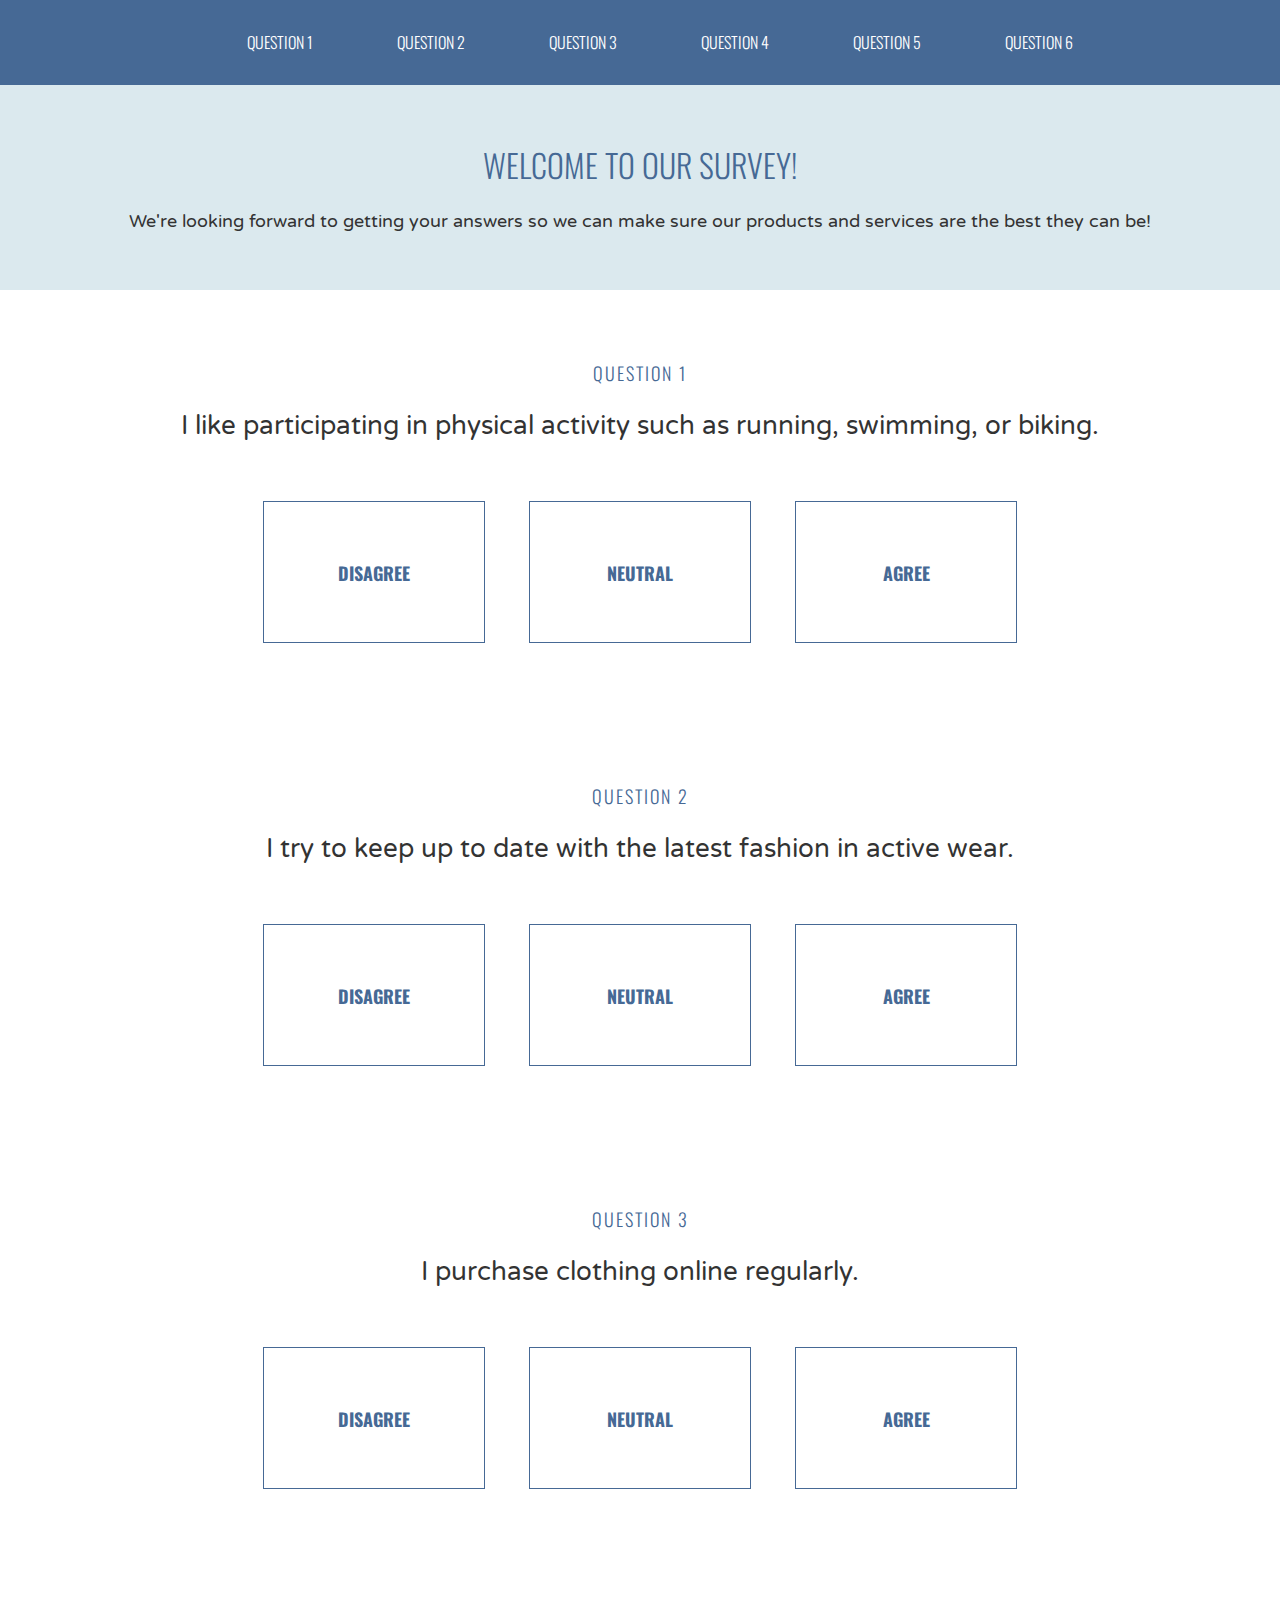
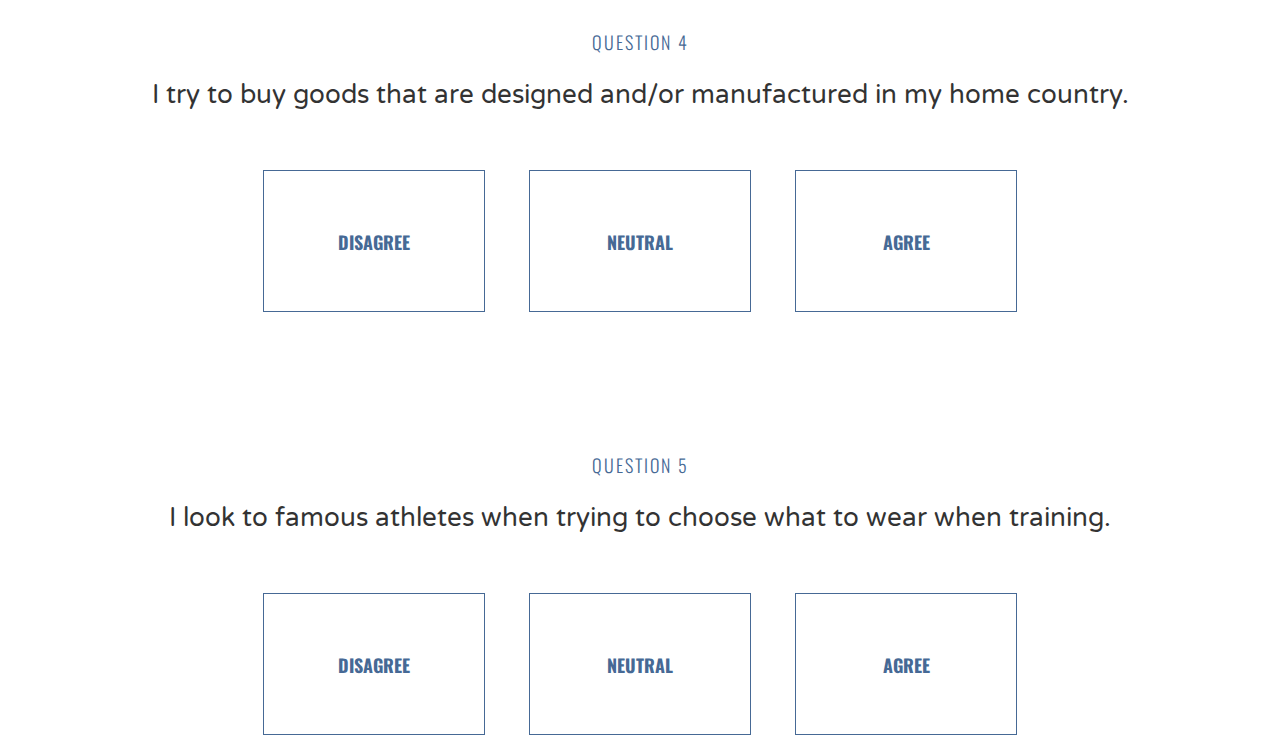
<file: pagelayout/index.html>
<!DOCTYPE html>
<html>
<head>
  <title>Please Participate in Our Survey!</title>
  <link href="https://fonts.googleapis.com/css?family=Oswald:300,700|Varela+Round" rel="stylesheet">
  <link rel="stylesheet" type="text/css" href="style.css">
</head>
<body>

  <div class="header">
    <ul>
      <li>Question 1</li>
      <li>Question 2</li>
      <li>Question 3</li>
      <li>Question 4</li>
      <li>Question 5</li>
      <li>Question 6</li>
    </ul>
  </div>

  <div class="welcome">
    <h1>Welcome to our survey!</h1>
    <p>We're looking forward to getting your answers so we can make sure our products and services are the best they can be!</p>
  </div>

  <div class="question">
    <h4>Question 1</h4>
    <h2>I like participating in physical activity such as running, swimming, or biking.</h2>

    <div class="answer">
      <h3>Disagree</h3>
    </div>

    <div class="answer">
      <h3>Neutral</h3>
    </div>

    <div class="answer">
      <h3>Agree</h3>
    </div>
  </div>

  <div class="question">
    <h4>Question 2</h4>
    <h2>I try to keep up to date with the latest fashion in active wear.</h2>

    <div class="answer">
      <h3>Disagree</h3>
    </div>

    <div class="answer">
      <h3>Neutral</h3>
    </div>

    <div class="answer">
      <h3>Agree</h3>
    </div>
  </div>

  <div class="question">
    <h4>Question 3</h4>
    <h2>I purchase clothing online regularly.</h2>

    <div class="answer">
      <h3>Disagree</h3>
    </div>

    <div class="answer">
      <h3>Neutral</h3>
    </div>

    <div class="answer">
      <h3>Agree</h3>
    </div>
  </div>

  <div class="question">
    <h4>Question 4</h4>
    <h2>I try to buy goods that are designed and/or manufactured in my home country.</h2>

    <div class="answer">
      <h3>Disagree</h3>
    </div>

    <div class="answer">
      <h3>Neutral</h3>
    </div>

    <div class="answer">
      <h3>Agree</h3>
    </div>
  </div>

  <div class="question">
    <h4>Question 5</h4>
    <h2>I look to famous athletes when trying to choose what to wear when training.</h2>

    <div class="answer">
      <h3>Disagree</h3>
    </div>

    <div class="answer">
      <h3>Neutral</h3>
    </div>

    <div class="answer">
      <h3>Agree</h3>
    </div>
  </div>

</body>
</html>
</file>
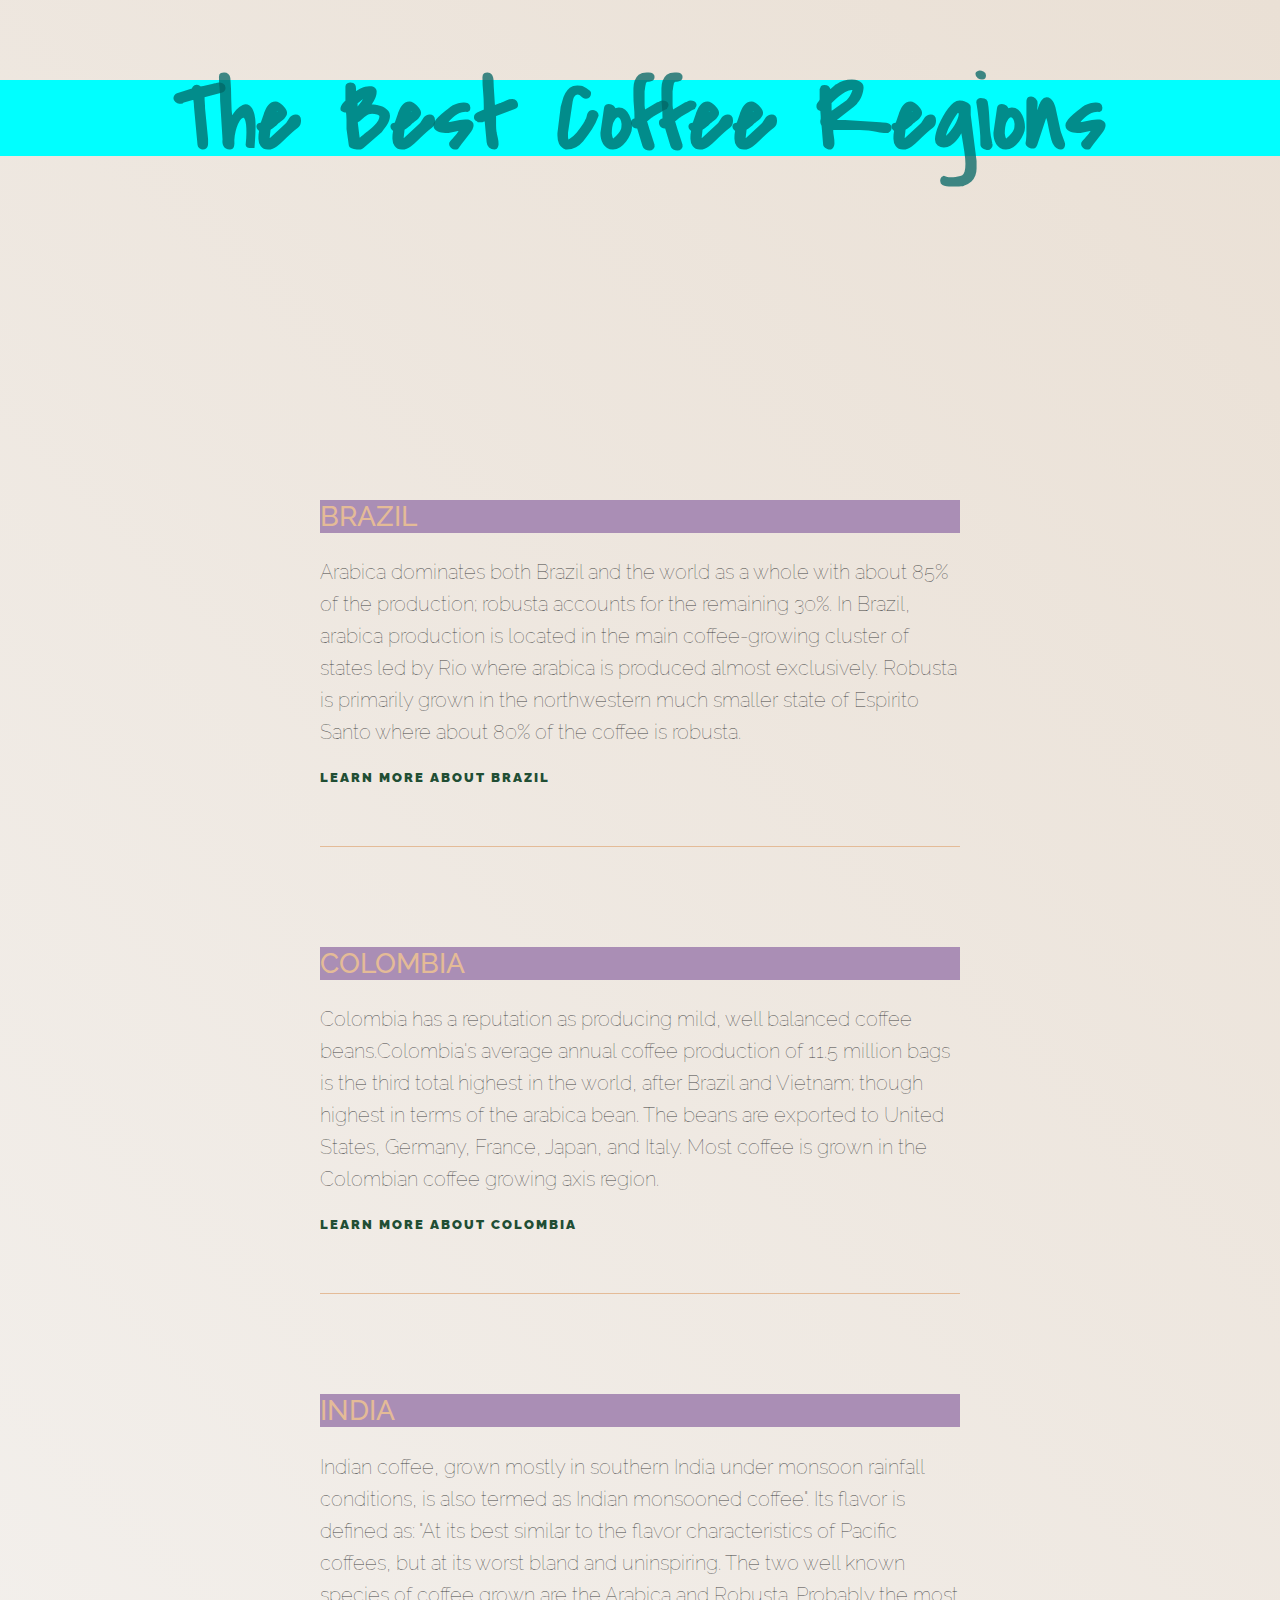
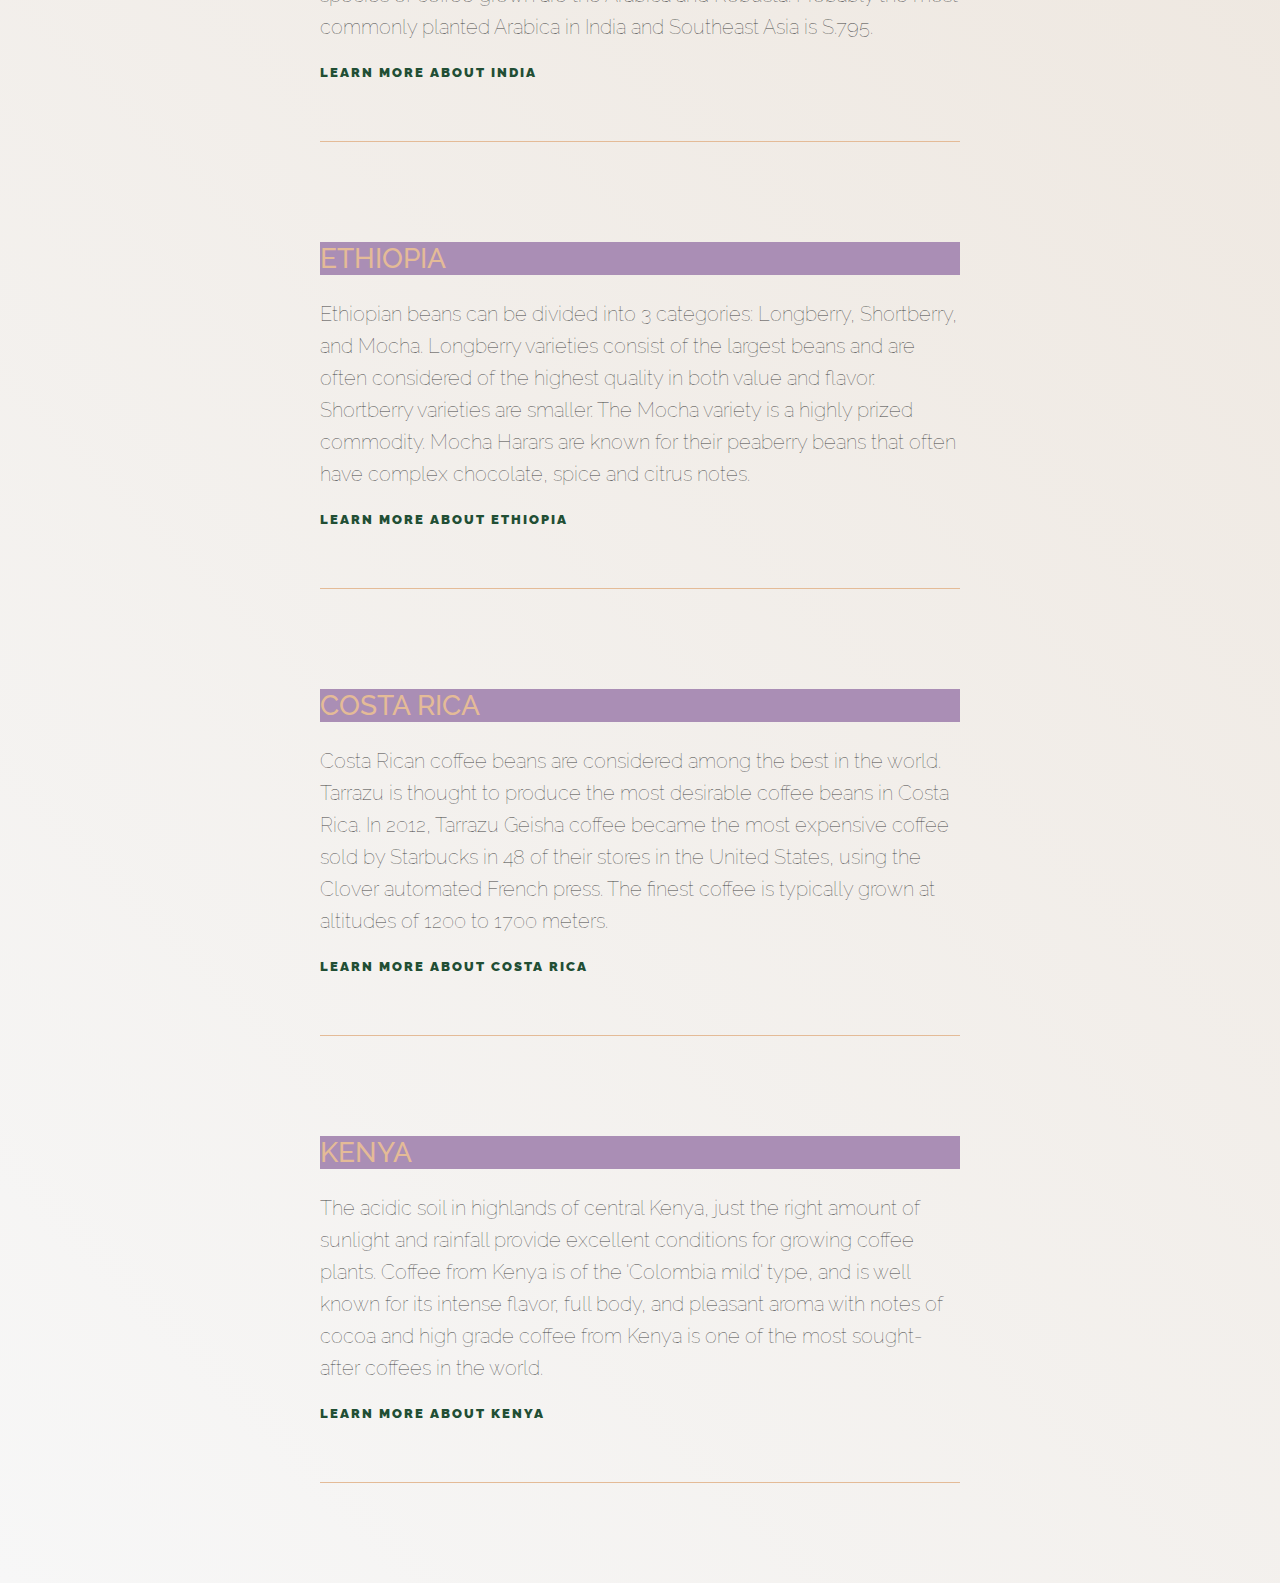
<file: styling/index.html>
<!DOCTYPE html>
<html>
<head>
  <title>The Best Coffee - By Region</title>
  <link href="https://fonts.googleapis.com/css?family=Covered+By+Your+Grace|Raleway:100,500,600,800" rel="stylesheet">
  <link rel="stylesheet" type="text/css" href="style.css">
</head>
<body>

  <div class="header">
    <h1>The Best Coffee Regions</h1>
  </div>

  <ul>
    <li>
      <h2>Brazil</h2>
      <p>Arabica dominates both Brazil and the world as a whole with about 85% of the production; robusta accounts for the remaining 30%. In Brazil, arabica production is located in the main coffee-growing cluster of states led by Rio where arabica is
        produced almost exclusively. Robusta is primarily grown in the northwestern much smaller state of Espirito Santo where about 80% of the coffee is robusta.</p>
      <a href="#">Learn More about Brazil</a>
    </li>
    <li>
      <h2>Colombia</h2>
      <p>Colombia has a reputation as producing mild, well balanced coffee beans.Colombia's average annual coffee production of 11.5 million bags is the third total highest in the world, after Brazil and Vietnam; though highest in terms of the arabica
        bean. The beans are exported to United States, Germany, France, Japan, and Italy. Most coffee is grown in the Colombian coffee growing axis region.</p>
      <a href="#">Learn More about Colombia</a>
    </li>
    <li>
      <h2>India</h2>
      <p>Indian coffee, grown mostly in southern India under monsoon rainfall conditions, is also termed as Indian monsooned coffee". Its flavor is defined as: "At its best similar to the flavor characteristics of Pacific coffees, but at its worst bland and uninspiring. The two well known species of coffee grown are the Arabica and Robusta. Probably the most commonly planted Arabica in India and Southeast Asia is S.795.</p>
      <a href="#">Learn More about India</a>
    </li>
    <li>
      <h2>Ethiopia</h2>
      <p>Ethiopian beans can be divided into 3 categories: Longberry, Shortberry, and Mocha. Longberry varieties consist of the largest beans and are often considered of the highest quality in both value and flavor. Shortberry varieties are smaller. The Mocha variety is a highly prized commodity. Mocha Harars are known for their peaberry beans that often have complex chocolate, spice and citrus notes.</p>
      <a href="#">Learn More about Ethiopia</a>
    </li>
    <li>
      <h2>Costa Rica</h2>
      <p>Costa Rican coffee beans are considered among the best in the world. Tarrazu is thought to produce the most desirable coffee beans in Costa Rica. In 2012, Tarrazu Geisha coffee became the most expensive coffee sold by Starbucks in 48 of their stores in the United States, using the Clover automated French press. The finest coffee is typically grown at altitudes of 1200 to 1700 meters.</p>
      <a href="#">Learn More about Costa Rica</a>
    </li>
    <li>
      <h2>Kenya</h2>
      <p>The acidic soil in highlands of central Kenya, just the right amount of sunlight and rainfall provide excellent conditions for growing coffee plants. Coffee from Kenya is of the 'Colombia mild' type, and is well known for its intense flavor, full body, and pleasant aroma with notes of cocoa and high grade coffee from Kenya is one of the most sought-after coffees in the world.</p>
      <a href="#">Learn More about Kenya</a>
    </li>
  </ul>

</body>
</html>
</file>
<file: pagelayout/style.css>
body {
  background-color: #FFF;
  margin: 0;
  padding: 0px 60px;
}

.header {
  background-color: #466995;
  border-bottom: 1px solid #466995;
  overflow-y: auto;
  width: 100%;
  /*position: absolute;*/
  position: fixed;
  top: 0px;
  left: 0px;
  z-index: 1000;
}

ul {
  margin: 30px auto;
  text-align: center;
}

li {
  color: #FFF;
  display: inline-block;
  font-family: 'Oswald', sans-serif;
  font-size: 16px;
  text-align: left;
  font-weight: 300;
  text-transform: uppercase;
  padding: 0 40px;
}

li:hover {
  color: #DBE9EE;
}

h1 {
  color: #466995;
  font-family: 'Oswald', sans-serif;
  font-size: 32px;
  font-weight: 300;
  text-transform: uppercase;
}

h2 {
  color: #333;
  font-family: 'Varela Round', sans-serif;
  font-size: 26px;
  font-weight: 100;
  margin: 0 auto 40px auto;
}

h3 {
  color: #466995;
  font-family: 'Oswald', sans-serif;
  font-size: 18px;
  text-align: center;
  font-weight: 700;
  text-transform: uppercase;
}

h4 {
  color: #466995;
  font-family: 'Oswald', sans-serif;
  font-size: 18px;
  font-weight: 300;
  letter-spacing: 2px;
  text-align: center;
  text-transform: uppercase
}

p {
  color: #333;
  font-family: 'Varela Round', sans-serif;
  font-size: 18px;
}

.welcome {
  background-color: #DBE9EE;
  box-sizing: border-box;
  padding: 40px;
  position: fixed;
  left: 0;
  top: 80px;
  text-align: center;
  width: 100%;
  z-index: 999;
}

.question {
  margin: 120px auto;
  text-align: center;
  /*position: static;*/
  position: relative;
  top: 240px;
  /*clear: left;*/
}

.answer {
  border: 1px solid #466995;
  display: inline-block;
  height: 100px;
  margin: 20px;
  padding-top: 40px;
  width: 220px;
  /*float: left;*/
}

.answer:hover {
  background: #C0D6DF;
  color: #FFF;
}
</file>
<file: styling/style.css>
body {
  padding: 0;
  margin: 0;
  background: #f7f7f7;
  /* Old browsers */
  background: -moz-linear-gradient(45deg, #f7f7f7 0%, #EAE0D5 100%);
  /* FF3.6-15 */
  background: -webkit-linear-gradient(45deg, #f7f7f7 0%, #EAE0D5 100%);
  /* Chrome10-25,Safari5.1-6 */
  background: linear-gradient(45deg, #f7f7f7 0%, #EAE0D5 100%);
}

/** Header styles **/

.header {
  background-image: url("https://s3.amazonaws.com/codecademy-content/courses/web-101/unit-4/htmlcss1-img_coffee-bgnd.jpeg");
  height: 400px;
  background-position: center center;

}

h1 {


  font-family: 'Covered By Your Grace', sans-serif;
  font-size: 100px;
  line-height: 76px;
  margin: 0;
  position: relative;
  text-align: center;
  top: 20%;
  color: rgb(3, 150, 100);
  color: rgba(3, 101, 100, 0.75);
  /*color: rgba(2, 93, 140, 0.9);*/
  /*color: hsl(350, 58.8%, 42.0%);*/
  /*color: #452F73;*/
  /*color: rgb(54, 74, 101);*/
	/*color: Crimson; /*There is no syntax for foreground color, just color */
  background-color: Aqua;

}

/** List style **/

h2 {
  color: #E4BB97;
  font-family: 'Raleway', sans-serif;
  font-size: 28px;
  font-weight: 500;
  text-align: left;
  text-transform: uppercase;
  background-color: #AA8EB5;
  /*background-color: rgb(23, 108, 224);*/
  /*background-color: DarkMagenta;*/
}

ul {
  margin: 0 auto;
  padding: 0;
  width: 50%;
}

li {
  border-bottom: 1px solid #E4BB97;
  list-style: none;
  margin: 100px 0px;
  padding-bottom: 60px;
}

p {
  color: #444444;
  line-height: 32px;
  font-family: 'Raleway', sans-serif;
  font-size: 20px;
  font-weight: 100;
}

a {
  color: #214E34;
  font-family: 'Raleway', sans-serif;
  font-size: 13px;
  font-weight: 900;
  text-align: left;
  text-transform: uppercase;
  text-decoration: none;
  letter-spacing: 2px;
}
</file>
